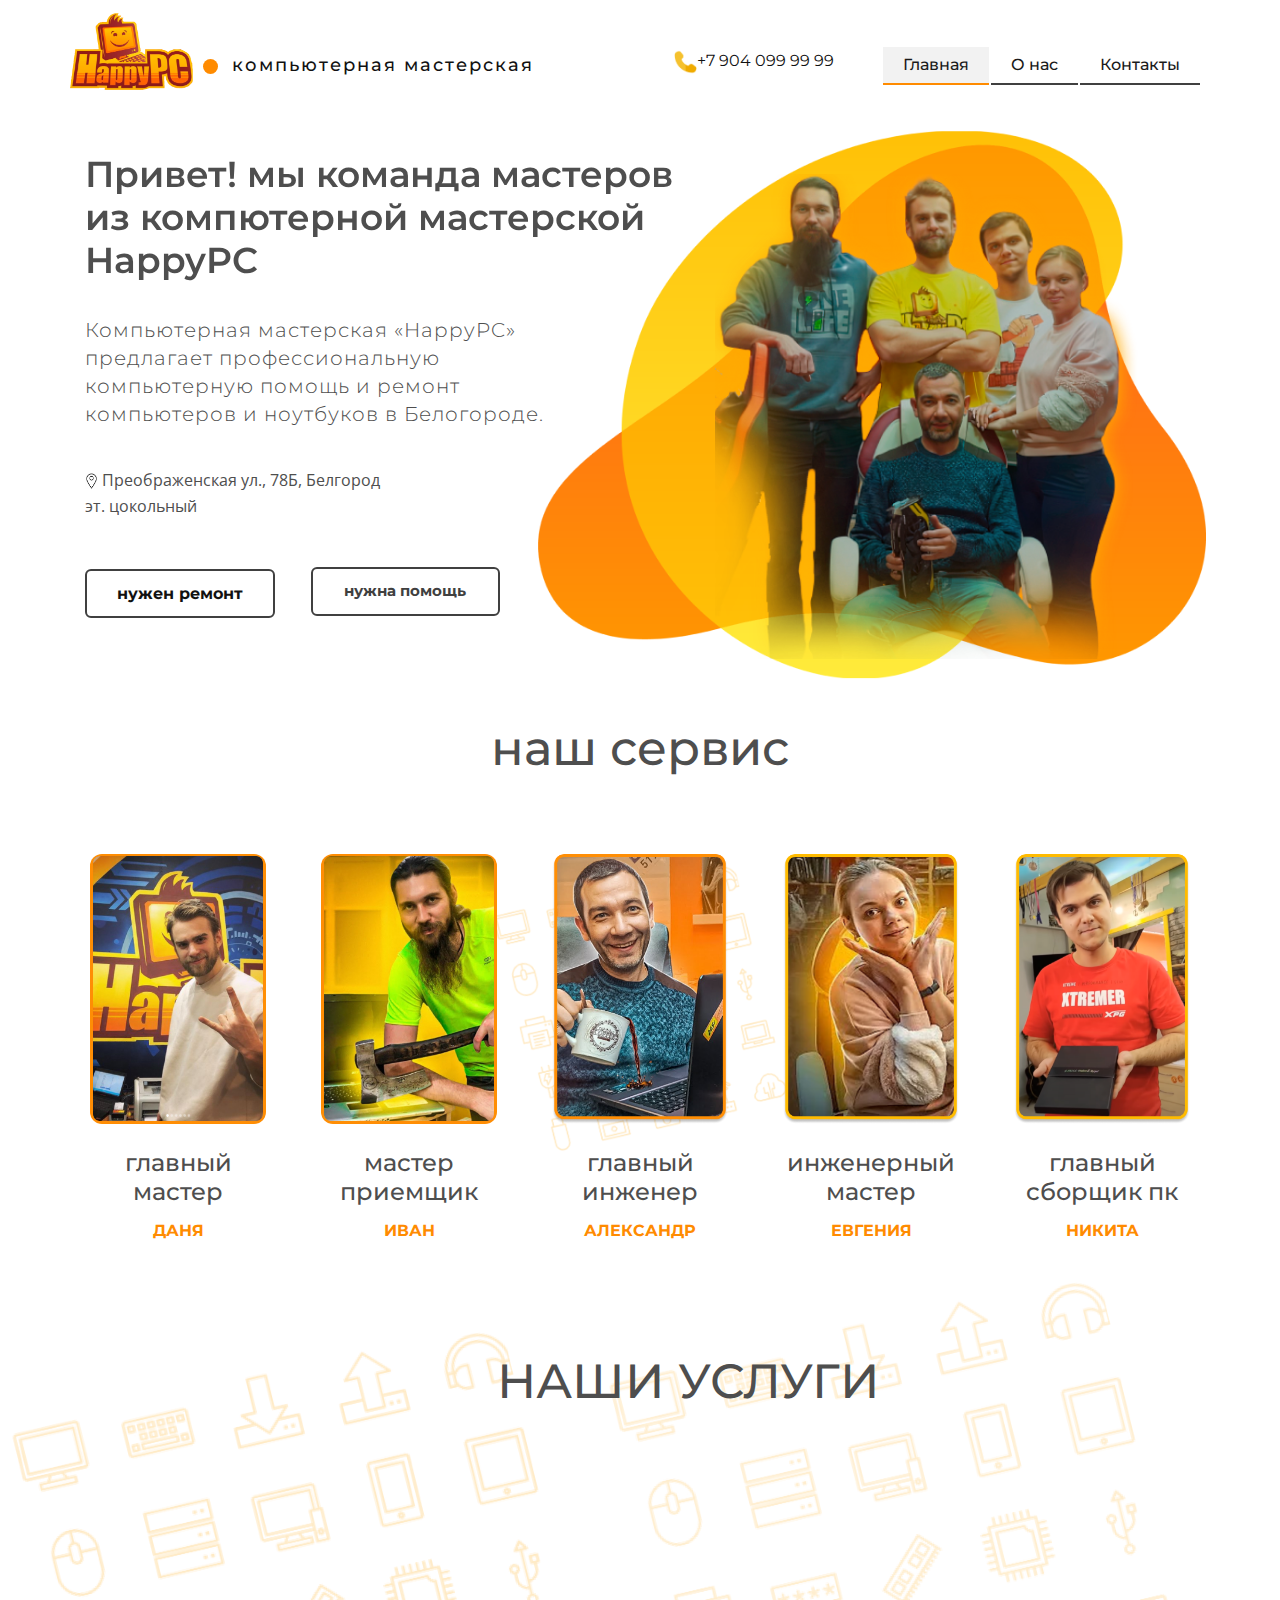
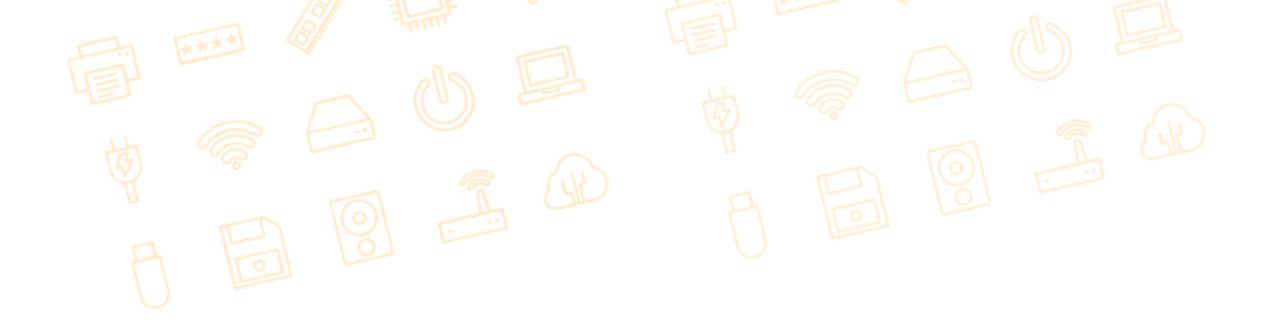
<file: index.html>
<!DOCTYPE html>
<html style="font-size: 16px;">
  <head>
    <meta name="viewport" content="width=device-width, initial-scale=1.0">
    <meta charset="utf-8">
    <meta name="keywords" content="iPhone XS and iPhone XS Max:, Everything you need to know!, What&amp;apos;s the difference between the iPhone XS and iPhone XS Max?, The Insides, The Camera, The Video, iPhone&nbsp;Xs Max, 6.5″&nbsp;display1, iPhone&nbsp;Xs, 5.8″&nbsp;display1, iPhone&nbsp;Xr, 6.1″&nbsp;display1, Exceptional materials, Advanced Face&nbsp;ID, Security is simple when your face is your password., No other phone is like iPhone, Every&nbsp;decision that goes into iPhone makes it stand apart">
    <meta name="description" content="">
    <meta name="page_type" content="np-template-header-footer-from-plugin">
    <title>Главная</title>
    <link rel="stylesheet" href="nicepage.css" media="screen">
<link rel="stylesheet" href="Главная.css" media="screen">
    <script class="u-script" type="text/javascript" src="jquery.js" defer=""></script>
    <script class="u-script" type="text/javascript" src="nicepage.js" defer=""></script>
    <meta name="generator" content="Nicepage 4.2.6, nicepage.com">
    <link rel="icon" href="images/favicon.png">
    <link id="u-theme-google-font" rel="stylesheet" href="https://fonts.googleapis.com/css?family=Roboto:100,100i,300,300i,400,400i,500,500i,700,700i,900,900i|Open+Sans:300,300i,400,400i,600,600i,700,700i,800,800i">
    <link id="u-page-google-font" rel="stylesheet" href="https://fonts.googleapis.com/css?family=Montserrat:100,100i,200,200i,300,300i,400,400i,500,500i,600,600i,700,700i,800,800i,900,900i|Montserrat:100,100i,200,200i,300,300i,400,400i,500,500i,600,600i,700,700i,800,800i,900,900i">
    
    
    
    
    
    
    <script type="application/ld+json">{
		"@context": "http://schema.org",
		"@type": "Organization",
		"name": "happypc",
		"logo": "images/happypc1.png"
}</script>
    <meta name="theme-color" content="#478ac9">
    <meta property="og:title" content="Главная">
    <meta property="og:description" content="">
    <meta property="og:type" content="website">
  </head>
  <body data-home-page="Главная.html" data-home-page-title="Главная" class="u-body u-overlap"><header class="u-clearfix u-header u-sticky u-sticky-9a5b u-white u-header" id="sec-775d"><div class="u-clearfix u-sheet u-sheet-1">
        <a href="https://nicepage.com" class="u-align-center-md u-align-center-sm u-align-center-xs u-image u-logo u-image-1" data-image-width="414" data-image-height="277">
          <img src="images/happypc1.png" class="u-logo-image u-logo-image-1">
        </a>
        <a href="https://nicepage.cc" class="u-active-none u-align-right-sm u-align-right-xs u-btn u-btn-rectangle u-button-style u-custom-font u-hover-none u-none u-radius-0 u-text-body-color u-btn-1"><span class="u-file-icon u-icon u-icon-1"><img src="images/telephone1.png" alt=""></span>+7 904 099 99 99
        </a>
        <a href="https://nicepage.com/wordpress-website-builder" class="u-btn u-button-style u-custom-font u-none u-text-body-color u-btn-2"> &nbsp;</a>
        <nav class="u-menu u-menu-dropdown u-menu-open-right u-offcanvas u-offcanvas-shift u-menu-1">
          <div class="menu-collapse u-custom-font" style="font-size: 1rem; letter-spacing: 0px; font-family: Montserrat; font-weight: 500;">
            <a class="u-button-style u-custom-active-border-color u-custom-active-color u-custom-border u-custom-border-color u-custom-borders u-custom-color u-custom-hover-border-color u-custom-hover-color u-custom-left-right-menu-spacing u-custom-padding-bottom u-custom-text-active-color u-custom-text-color u-custom-text-hover-color u-custom-top-bottom-menu-spacing u-nav-link u-text-active-palette-1-base u-text-body-alt-color u-text-hover-palette-2-base" href="#" style="font-size: calc(1em + 10px);">
              <svg viewBox="0 0 24 24"><use xmlns:xlink="http://www.w3.org/1999/xlink" xlink:href="#menu-hamburger"></use></svg>
              <svg version="1.1" xmlns="http://www.w3.org/2000/svg" xmlns:xlink="http://www.w3.org/1999/xlink"><defs><symbol id="menu-hamburger" viewBox="0 0 16 16" style="width: 16px; height: 16px;"><rect y="1" width="16" height="2"></rect><rect y="7" width="16" height="2"></rect><rect y="13" width="16" height="2"></rect>
</symbol>
</defs></svg>
            </a>
          </div>
          <div class="u-custom-menu u-nav-container">
            <ul class="u-custom-font u-nav u-spacing-2 u-unstyled u-nav-1"><li class="u-nav-item"><a class="u-active-grey-5 u-border-2 u-border-active-custom-color-1 u-border-grey-75 u-border-hover-custom-color-1 u-border-no-left u-border-no-right u-border-no-top u-button-style u-hover-grey-10 u-nav-link u-text-active-grey-90 u-text-grey-90 u-text-hover-grey-90" href="#" style="padding: 10px 20px;">Главная</a>
</li><li class="u-nav-item"><a class="u-active-grey-5 u-border-2 u-border-active-custom-color-1 u-border-grey-75 u-border-hover-custom-color-1 u-border-no-left u-border-no-right u-border-no-top u-button-style u-hover-grey-10 u-nav-link u-text-active-grey-90 u-text-grey-90 u-text-hover-grey-90" href="#" style="padding: 10px 20px;">О нас</a>
</li><li class="u-nav-item"><a class="u-active-grey-5 u-border-2 u-border-active-custom-color-1 u-border-grey-75 u-border-hover-custom-color-1 u-border-no-left u-border-no-right u-border-no-top u-button-style u-hover-grey-10 u-nav-link u-text-active-grey-90 u-text-grey-90 u-text-hover-grey-90" href="#" style="padding: 10px 20px;">Контакты</a>
</li></ul>
          </div>
          <div class="u-custom-menu u-nav-container-collapse">
            <div class="u-container-style u-custom-color-1 u-inner-container-layout u-sidenav u-sidenav-1" data-offcanvas-width="232.5">
              <div class="u-inner-container-layout u-sidenav-overflow">
                <div class="u-menu-close"></div>
                <ul class="u-align-center-lg u-align-center-xl u-align-left-md u-align-left-sm u-align-left-xs u-nav u-popupmenu-items u-unstyled u-nav-2"><li class="u-nav-item"><a class="u-button-style u-nav-link" href="#" style="padding: 8px 0px;">Главная</a>
</li><li class="u-nav-item"><a class="u-button-style u-nav-link" href="#" style="padding: 8px 0px;">О нас</a>
</li><li class="u-nav-item"><a class="u-button-style u-nav-link" href="#" style="padding: 8px 0px;">Контакты</a>
</li></ul>
              </div>
            </div>
            <div class="u-custom-color-3 u-menu-overlay u-opacity u-opacity-70"></div>
          </div>
        </nav>
        <h1 class="u-align-center-xs u-custom-font u-text u-text-body-color u-text-1"> компьютерная мастерская</h1>
        <div class="u-custom-color-1 u-shape u-shape-circle u-shape-1"></div>
      </div><style class="u-sticky-style" data-style-id="9a5b">.u-sticky-fixed.u-sticky-9a5b:before, .u-body.u-sticky-fixed .u-sticky-9a5b:before {
borders: top right bottom left !important
}</style></header>
    <section class="u-align-center-sm u-align-center-xs u-clearfix u-section-1" id="sec-cfb5">
      <div class="u-clearfix u-sheet u-sheet-1">
        <h2 class="u-custom-font u-font-montserrat u-hidden-md u-hidden-sm u-hidden-xl u-hidden-xs u-text u-text-1"> Компьютерная мастерская «HappyPC» предлагает профессиональную компьютерную помощь и ремонт компьютеров и ноутбуков в Белогороде.</h2>
        <img class="u-align-center-md u-align-center-sm u-align-center-xs u-align-right-lg u-image u-image-contain u-image-default u-image-1" src="images/31.png" alt="" data-image-width="791" data-image-height="648">
        <img class="u-align-center-md u-align-center-sm u-align-center-xs u-image u-image-default u-image-2" src="images/12.png" alt="" data-image-width="455" data-image-height="532">
        <h1 class="u-align-center-md u-align-center-sm u-align-center-xs u-align-left-lg u-align-left-xl u-custom-font u-font-montserrat u-text u-text-custom-color-2 u-text-2" data-animation-name="bounceIn" data-animation-duration="1000" data-animation-direction=""> Привет! мы команда мастеров<br>из  компютерной мастерской HappyPC&nbsp;
        </h1>
        <h2 class="u-align-center-md u-align-center-sm u-align-center-xs u-align-left-lg u-align-left-xl u-custom-font u-font-montserrat u-hidden-lg u-subtitle u-text u-text-custom-color-2 u-text-3"> Компьютерная мастерская «HappyPC» предлагает профессиональную компьютерную помощь и ремонт компьютеров и ноутбуков в Белогороде.</h2>
        <p class="u-align-center-md u-align-center-sm u-align-center-xs u-text u-text-4"><span class="u-file-icon u-icon u-icon-1"><img src="images/114-1143030_map-marker-push-pin-left-yellow-icon-png1.png" alt=""></span>
          <span class="u-text-custom-color-2">Преображенская ул., 78Б, Белгород <br>эт. цокольный
          </span>
        </p>
        <a href="https://forum.happypc.ru/" class="u-border-2 u-border-grey-75 u-border-hover-custom-color-1 u-btn u-btn-round u-button-style u-custom-font u-font-montserrat u-none u-radius-6 u-btn-1" target="_blank" title="форум">нужна помощь</a>
        <a href="#sec-2b5f" class="u-align-center-md u-align-center-sm u-align-center-xs u-border-2 u-border-grey-75 u-btn u-btn-round u-button-style u-custom-font u-dialog-link u-font-montserrat u-hover-custom-color-1 u-radius-6 u-white u-btn-2">нужен ремонт</a>
        <h2 class="u-align-left-lg u-align-left-md u-align-left-sm u-align-left-xs u-custom-font u-font-montserrat u-hidden-md u-hidden-sm u-hidden-xl u-hidden-xs u-subtitle u-text u-text-5"> Компьютерная мастерская «HappyPC» предлагает профессиональную компьютерную помощь и ремонт компьютеров и ноутбуков в Белогороде</h2>
      </div>
    </section>
    <section class="u-align-center u-clearfix u-hidden-md u-hidden-sm u-hidden-xs u-section-2" id="sec-be25">
      <div class="u-clearfix u-sheet u-sheet-1">
        <h1 class="u-align-center u-custom-font u-text u-text-custom-color-2 u-text-1"> наш сервис </h1>
        <img class="u-hidden-lg u-image u-image-contain u-image-1" src="images/computer-icons-outline_1453-105-removebg-preview2.png" data-image-width="1362" data-image-height="1357">
        <div class="u-align-center-lg u-align-center-md u-align-center-sm u-align-center-xs u-expanded-width-xl u-list u-list-1">
          <div class="u-repeater u-repeater-1">
            <div class="u-align-center u-container-style u-list-item u-repeater-item">
              <div class="u-container-layout u-similar-container u-container-layout-1">
                <img alt="" class="u-align-center-lg u-align-center-md u-align-center-sm u-align-center-xs u-hover-feature u-image u-image-round u-radius-12 u-image-2" data-image-width="292" data-image-height="450" src="images/Screenshot_352.jpg">
                <h4 class="u-align-center-xl u-custom-font u-font-montserrat u-text u-text-custom-color-2 u-text-2"> главный<br>мастер
                </h4>
                <p class="u-align-center-lg u-align-center-md u-align-center-sm u-align-center-xs u-custom-font u-text u-text-custom-color-1 u-text-default u-text-3"> Даня</p>
              </div>
            </div>
            <div class="u-align-center u-container-style u-list-item u-repeater-item">
              <div class="u-container-layout u-similar-container u-container-layout-2">
                <img alt="" class="u-align-center-lg u-align-center-md u-align-center-sm u-align-center-xs u-hover-feature u-image u-image-round u-radius-12 u-image-3" data-image-width="292" data-image-height="450" src="images/Screenshot_362.jpg">
                <h4 class="u-align-center-xl u-custom-font u-font-montserrat u-text u-text-custom-color-2 u-text-4"> мастер<br>приемщик
                </h4>
                <p class="u-align-center-lg u-align-center-md u-align-center-sm u-align-center-xs u-custom-font u-text u-text-custom-color-1 u-text-default u-text-5"> Иван</p>
              </div>
            </div>
            <div class="u-align-center u-container-style u-list-item u-repeater-item">
              <div class="u-container-layout u-similar-container u-container-layout-3">
                <img alt="" class="u-align-center-lg u-align-center-md u-align-center-sm u-align-center-xs u-hover-feature u-image u-image-round u-radius-12 u-image-4" data-image-width="300" data-image-height="458" src="images/maxresdefault2778.png">
                <h4 class="u-align-center-xl u-custom-font u-font-montserrat u-text u-text-custom-color-2 u-text-6"> главный<br>инженер
                </h4>
                <p class="u-align-center-lg u-align-center-md u-align-center-sm u-align-center-xs u-custom-font u-text u-text-custom-color-1 u-text-default u-text-7"> Александр</p>
              </div>
            </div>
            <div class="u-align-center u-container-style u-list-item u-repeater-item">
              <div class="u-container-layout u-similar-container u-container-layout-4">
                <img alt="" class="u-align-center-lg u-align-center-md u-align-center-sm u-align-center-xs u-hover-feature u-image u-image-round u-radius-12 u-image-5" data-image-width="300" data-image-height="458" src="images/Screenshot_383.png">
                <h4 class="u-align-center-xl u-custom-font u-font-montserrat u-text u-text-custom-color-2 u-text-8">инженерный<br>мастер 
                </h4>
                <p class="u-align-center-lg u-align-center-md u-align-center-sm u-align-center-xs u-custom-font u-text u-text-custom-color-1 u-text-default u-text-9"> Евгения</p>
              </div>
            </div>
            <div class="u-align-center u-container-style u-list-item u-repeater-item">
              <div class="u-container-layout u-similar-container u-container-layout-5">
                <img alt="" class="u-align-center-lg u-align-center-md u-align-center-sm u-align-center-xs u-hover-feature u-image u-image-round u-radius-12 u-image-6" data-image-width="300" data-image-height="458" src="images/Screenshot_372.png">
                <h4 class="u-align-center-xl u-custom-font u-font-montserrat u-text u-text-custom-color-2 u-text-10"> главный<br>сборщик пк
                </h4>
                <p class="u-align-center-lg u-align-center-md u-align-center-sm u-align-center-xs u-custom-font u-text u-text-custom-color-1 u-text-default u-text-11"> Никита</p>
              </div>
            </div>
          </div>
        </div>
      </div>
      
      
      
      
      
    </section>
    <section class="u-align-center u-clearfix u-hidden-lg u-hidden-xl u-white u-section-3" id="sec-20d2">
      <div class="u-clearfix u-sheet u-valign-middle-xl u-sheet-1">
        <div id="carousel-5989" data-interval="5000" data-u-ride="carousel" class="u-carousel u-expanded-width-sm u-expanded-width-xs u-slider u-slider-1">
          <ol class="u-absolute-hcenter u-carousel-indicators u-carousel-indicators-1">
            <li data-u-target="#carousel-5989" class="u-active u-grey-30 u-shape-circle" data-u-slide-to="0" style="width: 10px; height: 10px;"></li>
            <li data-u-target="#carousel-5989" class="u-grey-30 u-shape-circle" data-u-slide-to="1" style="width: 10px; height: 10px;"></li>
          </ol>
          <div class="u-carousel-inner" role="listbox">
            <div class="u-active u-align-center u-carousel-item u-container-style u-slide">
              <div class="u-container-layout u-container-layout-1">
                <img class="u-align-center u-image u-image-round u-radius-15 u-image-1" src="images/Screenshot_352.jpg" data-image-width="292" data-image-height="450">
                <p class="u-align-center u-large-text u-text u-text-variant u-text-1"> главный<br>мастер
                </p>
                <h4 class="u-align-center u-text u-text-default u-text-2">Connor Quinn<br>
                </h4>
              </div>
            </div>
            <div class="u-carousel-item u-container-style u-slide">
              <div class="u-container-layout u-container-layout-2">
                <img alt="" class="u-align-center u-image u-image-contain u-image-default u-image-2" data-image-width="292" data-image-height="450" src="images/Screenshot_362.jpg">
                <p class="u-align-center u-large-text u-text u-text-variant u-text-3"> мастер<br>приемщик
                </p>
                <h4 class="u-align-center u-text u-text-4"> Jack Alvarez<br>
                </h4>
              </div>
            </div>
          </div>
          <a class="u-absolute-vcenter-lg u-absolute-vcenter-xl u-carousel-control u-carousel-control-prev u-grey-70 u-hidden-xs u-icon-circle u-spacing-10 u-carousel-control-1" href="#carousel-5989" role="button" data-u-slide="prev">
            <span aria-hidden="true">
              <svg viewBox="0 0 451.847 451.847"><path d="M97.141,225.92c0-8.095,3.091-16.192,9.259-22.366L300.689,9.27c12.359-12.359,32.397-12.359,44.751,0
c12.354,12.354,12.354,32.388,0,44.748L173.525,225.92l171.903,171.909c12.354,12.354,12.354,32.391,0,44.744
c-12.354,12.365-32.386,12.365-44.745,0l-194.29-194.281C100.226,242.115,97.141,234.018,97.141,225.92z"></path></svg>
            </span>
            <span class="sr-only">
              <svg viewBox="0 0 451.847 451.847"><path d="M97.141,225.92c0-8.095,3.091-16.192,9.259-22.366L300.689,9.27c12.359-12.359,32.397-12.359,44.751,0
c12.354,12.354,12.354,32.388,0,44.748L173.525,225.92l171.903,171.909c12.354,12.354,12.354,32.391,0,44.744
c-12.354,12.365-32.386,12.365-44.745,0l-194.29-194.281C100.226,242.115,97.141,234.018,97.141,225.92z"></path></svg>
            </span>
          </a>
          <a class="u-absolute-vcenter-xl u-carousel-control u-carousel-control-next u-grey-70 u-hidden-xs u-icon-circle u-spacing-10 u-carousel-control-2" href="#carousel-5989" role="button" data-u-slide="next">
            <span aria-hidden="true">
              <svg viewBox="0 0 451.846 451.847"><path d="M345.441,248.292L151.154,442.573c-12.359,12.365-32.397,12.365-44.75,0c-12.354-12.354-12.354-32.391,0-44.744
L278.318,225.92L106.409,54.017c-12.354-12.359-12.354-32.394,0-44.748c12.354-12.359,32.391-12.359,44.75,0l194.287,194.284
c6.177,6.18,9.262,14.271,9.262,22.366C354.708,234.018,351.617,242.115,345.441,248.292z"></path></svg>
            </span>
            <span class="sr-only">
              <svg viewBox="0 0 451.846 451.847"><path d="M345.441,248.292L151.154,442.573c-12.359,12.365-32.397,12.365-44.75,0c-12.354-12.354-12.354-32.391,0-44.744
L278.318,225.92L106.409,54.017c-12.354-12.359-12.354-32.394,0-44.748c12.354-12.359,32.391-12.359,44.75,0l194.287,194.284
c6.177,6.18,9.262,14.271,9.262,22.366C354.708,234.018,351.617,242.115,345.441,248.292z"></path></svg>
            </span>
          </a>
        </div>
      </div>
    </section>
    <section class="u-clearfix u-section-4" id="sec-5aa1">
      <div class="u-clearfix u-sheet u-sheet-1">
        <img class="u-image u-image-default u-opacity u-opacity-90 u-image-1" src="images/computer-icons-outline_1453-105-removebg-preview21.png" alt="" data-image-width="1362" data-image-height="1357">
        <img class="u-image u-image-default u-opacity u-opacity-75 u-image-2" src="images/computer-icons-outline_1453-105-removebg-preview21.png" alt="" data-image-width="1362" data-image-height="1357">
        <h1 class="u-align-center u-custom-font u-font-montserrat u-text u-text-custom-color-2 u-text-1">НАШИ УСЛУГИ&nbsp;</h1><span class="u-icon u-icon-rectangle u-icon-1" data-animation-name="zoomIn" data-animation-duration="1000" data-animation-direction=""><svg class="u-svg-link u-flip-vertical" preserveAspectRatio="xMidYMin slice" viewBox="0 0 1100 950" style=""><use xmlns:xlink="http://www.w3.org/1999/xlink" xlink:href="#svg-c09c"></use></svg><svg class="u-svg-content" viewBox="0 0 1100 950" id="svg-c09c"><defs><style>.cls-1{fill:url(#ÐÐµÐ·ÑÐ¼ÑÐ½Ð½ÑÐ¹_Ð³ÑÐ°Ð´Ð¸ÐµÐ½Ñ_46);}</style><linearGradient id="ÐÐµÐ·ÑÐ¼ÑÐ½Ð½ÑÐ¹_Ð³ÑÐ°Ð´Ð¸ÐµÐ½Ñ_46" x1="27.87" y1="475" x2="1100.42" y2="475" gradientUnits="userSpaceOnUse"><stop offset="0" stop-color="#ff9800"></stop><stop offset="1" stop-color="#ff5722"></stop>
</linearGradient>
</defs><title></title><g id="Ð¡Ð»Ð¾Ð¹_2"><g id="Layer_2"><path class="cls-1" d="M594,118.35C466.71-31.45,214.37-80.23,175.38,221.7,159.91,341.42,132.47,431.46,70,518.78-102.09,759.59,72.15,990.45,278.6,944c174.73-39.31,272.87-134.71,520.73-60.39,129.55,38.84,266.92,32.92,296.25-109.16,32.62-158-121.9-234.57-248.07-339.08C685.51,301.17,703.25,246.86,594,118.35Z"></path>
</g>
</g></svg></span><span class="u-icon u-icon-circle u-icon-2" data-animation-name="zoomIn" data-animation-duration="1000" data-animation-direction=""><svg class="u-svg-link" preserveAspectRatio="xMidYMin slice" viewBox="0 0 1100 950" style=""><use xmlns:xlink="http://www.w3.org/1999/xlink" xlink:href="#svg-b413"></use></svg><svg class="u-svg-content" viewBox="0 0 1100 950" id="svg-b413"><defs><style>.cls-1{fill:url(#ÐÐµÐ·ÑÐ¼ÑÐ½Ð½ÑÐ¹_Ð³ÑÐ°Ð´Ð¸ÐµÐ½Ñ_46);}</style><linearGradient id="ÐÐµÐ·ÑÐ¼ÑÐ½Ð½ÑÐ¹_Ð³ÑÐ°Ð´Ð¸ÐµÐ½Ñ_46" x1="27.87" y1="475" x2="1100.42" y2="475" gradientUnits="userSpaceOnUse"><stop offset="0" stop-color="#ff9800"></stop><stop offset="1" stop-color="#ff5722"></stop>
</linearGradient>
</defs><title></title><g id="Ð¡Ð»Ð¾Ð¹_2"><g id="Layer_2"><path class="cls-1" d="M594,118.35C466.71-31.45,214.37-80.23,175.38,221.7,159.91,341.42,132.47,431.46,70,518.78-102.09,759.59,72.15,990.45,278.6,944c174.73-39.31,272.87-134.71,520.73-60.39,129.55,38.84,266.92,32.92,296.25-109.16,32.62-158-121.9-234.57-248.07-339.08C685.51,301.17,703.25,246.86,594,118.35Z"></path>
</g>
</g></svg></span>
        <h6 class="u-text u-text-2"></h6><span class="u-hover-feature u-icon u-icon-circle u-icon-3" data-animation-name="zoomIn" data-animation-duration="1000" data-animation-direction=""><svg class="u-svg-link" preserveAspectRatio="xMidYMin slice" viewBox="0 0 1100 950" style=""><use xmlns:xlink="http://www.w3.org/1999/xlink" xlink:href="#svg-2785"></use></svg><svg class="u-svg-content" viewBox="0 0 1100 950" id="svg-2785"><defs><style>.cls-1{fill:url(#ÐÐµÐ·ÑÐ¼ÑÐ½Ð½ÑÐ¹_Ð³ÑÐ°Ð´Ð¸ÐµÐ½Ñ_46);}</style><linearGradient id="ÐÐµÐ·ÑÐ¼ÑÐ½Ð½ÑÐ¹_Ð³ÑÐ°Ð´Ð¸ÐµÐ½Ñ_46" x1="27.87" y1="475" x2="1100.42" y2="475" gradientUnits="userSpaceOnUse"><stop offset="0" stop-color="#ff9800"></stop><stop offset="1" stop-color="#ff5722"></stop>
</linearGradient>
</defs><title></title><g id="Ð¡Ð»Ð¾Ð¹_2"><g id="Layer_2"><path class="cls-1" d="M594,118.35C466.71-31.45,214.37-80.23,175.38,221.7,159.91,341.42,132.47,431.46,70,518.78-102.09,759.59,72.15,990.45,278.6,944c174.73-39.31,272.87-134.71,520.73-60.39,129.55,38.84,266.92,32.92,296.25-109.16,32.62-158-121.9-234.57-248.07-339.08C685.51,301.17,703.25,246.86,594,118.35Z"></path>
</g>
</g></svg></span>
        <img class="u-image u-image-default u-preserve-proportions u-image-3" src="images/img_4853091.png" alt="" data-image-width="163" data-image-height="164" data-animation-name="zoomIn" data-animation-duration="1000" data-animation-direction="">
        <p class="u-text u-text-3" data-animation-name="zoomIn" data-animation-duration="1000" data-animation-direction="Down"> сложный <br>технический<br>ремонт<span style="font-weight: 700;">
            <span style="font-weight: 400;">
              <span style="font-weight: 700;">
                <span style="font-weight: 400;"></span>
              </span>
            </span>
          </span>&nbsp;
        </p><span class="u-icon u-icon-circle u-opacity u-opacity-0 u-icon-4"><svg class="u-svg-link" preserveAspectRatio="xMidYMin slice" viewBox="0 0 1100 950" style=""><use xmlns:xlink="http://www.w3.org/1999/xlink" xlink:href="#svg-d6b3"></use></svg><svg class="u-svg-content" viewBox="0 0 1100 950" id="svg-d6b3"><defs><style>.cls-1{fill:url(#ÐÐµÐ·ÑÐ¼ÑÐ½Ð½ÑÐ¹_Ð³ÑÐ°Ð´Ð¸ÐµÐ½Ñ_5);}</style><linearGradient id="ÐÐµÐ·ÑÐ¼ÑÐ½Ð½ÑÐ¹_Ð³ÑÐ°Ð´Ð¸ÐµÐ½Ñ_5" y1="475" x2="1100" y2="475" gradientUnits="userSpaceOnUse"><stop offset="0" stop-color="#ffd30e"></stop><stop offset="1" stop-color="#ffad00"></stop>
</linearGradient>
</defs><title></title><g id="Ð¡Ð»Ð¾Ð¹_2"><g id="Layer_2"><path class="cls-1" d="M594,118.35C466.71-31.45,214.37-80.23,175.38,221.7,159.91,341.42,132.47,431.46,70,518.78-102.09,759.59,72.15,990.45,278.6,944c174.73-39.31,272.87-134.71,520.73-60.39,129.55,38.84,266.92,32.92,296.25-109.16,32.62-158-121.9-234.57-248.07-339.08C685.51,301.17,703.25,246.86,594,118.35Z"></path>
</g>
</g></svg></span>
        <img class="u-image u-image-default u-preserve-proportions u-image-4" src="images/1302581.png" alt="" data-image-width="163" data-image-height="164" data-animation-name="zoomIn" data-animation-duration="1000" data-animation-direction=""><span class="u-icon u-icon-circle u-icon-5" data-animation-name="zoomIn" data-animation-duration="1000" data-animation-direction=""><svg class="u-svg-link" preserveAspectRatio="xMidYMin slice" viewBox="0 0 108 109" style=""><use xmlns:xlink="http://www.w3.org/1999/xlink" xlink:href="#svg-6850"></use></svg><svg class="u-svg-content" viewBox="0 0 108 109" id="svg-6850"><rect width="108" height="109" fill="url(#pattern0)"></rect><defs><pattern id="pattern0" patternContentUnits="objectBoundingBox" width="1" height="1"><use xmlns:xlink="http://www.w3.org/1999/xlink" xlink:href="#image0_63_59" transform="translate(-0.00462963) scale(0.00197121)"></use>
</pattern><image id="image0_63_59" width="512" height="512" xmlns:xlink="http://www.w3.org/1999/xlink" xlink:href="[data-uri]"></image>
</defs></svg></span>
        <p class="u-text u-text-4" data-animation-name="zoomIn" data-animation-duration="1000" data-animation-direction="Down">
          <span style="font-weight: 700;">диагностика <br>профилактика<br>пк и ноутбуков
          </span>
        </p>
        <p class="u-text u-text-5" data-animation-name="zoomIn" data-animation-duration="1000" data-animation-direction=""> сборка настройкаи отимизация пк и ноутбуков</p>
      </div>
      
    </section>
    <style class="u-overlap-style">.u-overlap:not(.u-sticky-scroll) .u-header {
background-color: #ffffff !important
}</style>
    
    
    
    
  <section class="u-align-center u-black u-clearfix u-container-style u-dialog-block u-opacity u-opacity-70 u-valign-middle u-section-7" id="sec-2b5f">
      <div class="u-align-center u-container-style u-custom-color-1 u-dialog u-radius-12 u-shape-round u-dialog-1">
        <div class="u-container-layout u-container-layout-1">
          <img class="u-image u-image-default u-image-1" src="images/happypc1.png" alt="" data-image-width="414" data-image-height="277">
          <h2 class="u-custom-font u-text u-text-1">Пиши скорее<br>мы поможем
          </h2>
          <div class="u-expanded-width-xs u-form u-form-1">
            <form action="#" method="POST" class="u-clearfix u-form-spacing-28 u-form-vertical u-inner-form" style="padding: 0px;" source="custom" name="form">
              <div class="u-form-group u-form-phone u-form-group-1">
                <label for="phone-2a85" class="u-form-control-hidden u-label u-text-grey-30 u-label-1"></label>
                <input type="tel" pattern="\+?\d{0,3}[\s\(\-]?([0-9]{2,3})[\s\)\-]?([\s\-]?)([0-9]{3})[\s\-]?([0-9]{2})[\s\-]?([0-9]{2})" placeholder="Телефон в формате +7(917)0500070" id="phone-2a85" name="phone" class="u-border-1 u-border-grey-30 u-custom-color-3 u-input u-input-rectangle" required="">
              </div>
              <div class="u-align-center u-form-group u-form-submit u-form-group-2">
                <a href="#" class="u-border-1 u-border-grey-75 u-border-hover-white u-btn u-btn-round u-btn-submit u-button-style u-none u-radius-7 u-btn-1">отправить<br>
                </a>
                <input type="submit" value="submit" class="u-form-control-hidden">
              </div>
              <div class="u-form-send-message u-form-send-success"> Thank you! Your message has been sent. </div>
              <div class="u-form-send-error u-form-send-message"> Unable to send your message. Please fix errors then try again. </div>
              <input type="hidden" value="" name="recaptchaResponse">
            </form>
          </div>
        </div><button class="u-dialog-close-button u-icon u-text-grey-50 u-icon-1"><svg class="u-svg-link" preserveAspectRatio="xMidYMin slice" viewBox="0 0 413.348 413.348" style=""><use xmlns:xlink="http://www.w3.org/1999/xlink" xlink:href="#svg-5801"></use></svg><svg xmlns="http://www.w3.org/2000/svg" xmlns:xlink="http://www.w3.org/1999/xlink" version="1.1" xml:space="preserve" class="u-svg-content" viewBox="0 0 413.348 413.348" id="svg-5801"><path d="m413.348 24.354-24.354-24.354-182.32 182.32-182.32-182.32-24.354 24.354 182.32 182.32-182.32 182.32 24.354 24.354 182.32-182.32 182.32 182.32 24.354-24.354-182.32-182.32z"></path></svg></button>
      </div>
    </section><style> .u-section-7 {
  min-height: 826px;
}

.u-section-7 .u-dialog-1 {
  width: 566px;
  min-height: 520px;
  background-image: none;
  margin: 60px auto;
}

.u-section-7 .u-container-layout-1 {
  padding: 40px 30px;
}

.u-section-7 .u-image-1 {
  width: 253px;
  height: 169px;
  margin: 20px auto 0;
}

.u-section-7 .u-text-1 {
  font-size: 1.875rem;
  letter-spacing: 2px;
  width: 381px;
  font-family: Montserrat;
  text-transform: none;
  margin: 20px auto 0;
}

.u-section-7 .u-form-1 {
  height: 104px;
  width: 400px;
  margin: 19px auto 0;
}

.u-section-7 .u-form-group-1 {
  width: 100%;
}

.u-section-7 .u-label-1 {
  font-size: 1rem;
}

.u-section-7 .u-form-group-2 {
  width: 100%;
}

.u-section-7 .u-btn-1 {
  background-image: none;
  border-style: solid;
  text-transform: none;
  width: 100%;
}

.u-section-7 .u-icon-1 {
  width: 15px;
  height: 15px;
  left: auto;
  top: 17px;
  position: absolute;
  right: 16px;
}

@media (max-width: 1199px) {
  .u-section-7 .u-text-1 {
    width: 381px;
  }

  .u-section-7 .u-btn-1 {
    padding-left: 60px;
    padding-right: 60px;
  }
}

@media (max-width: 991px) {
  .u-section-7 .u-container-layout-1 {
    padding-bottom: 30px;
  }
}

@media (max-width: 767px) {
  .u-section-7 .u-dialog-1 {
    width: 540px;
  }

  .u-section-7 .u-container-layout-1 {
    padding-top: 30px;
    padding-left: 40px;
    padding-right: 40px;
  }
}

@media (max-width: 575px) {
  .u-section-7 .u-dialog-1 {
    width: 340px;
    height: auto;
  }

  .u-section-7 .u-container-layout-1 {
    padding-top: 40px;
    padding-left: 25px;
    padding-right: 25px;
  }

  .u-section-7 .u-text-1 {
    font-size: 2.125rem;
    width: 320px;
  }

  .u-section-7 .u-form-1 {
    height: 152px;
    margin-right: initial;
    margin-left: initial;
    width: auto;
  }
}</style></body>
</html>
</file>
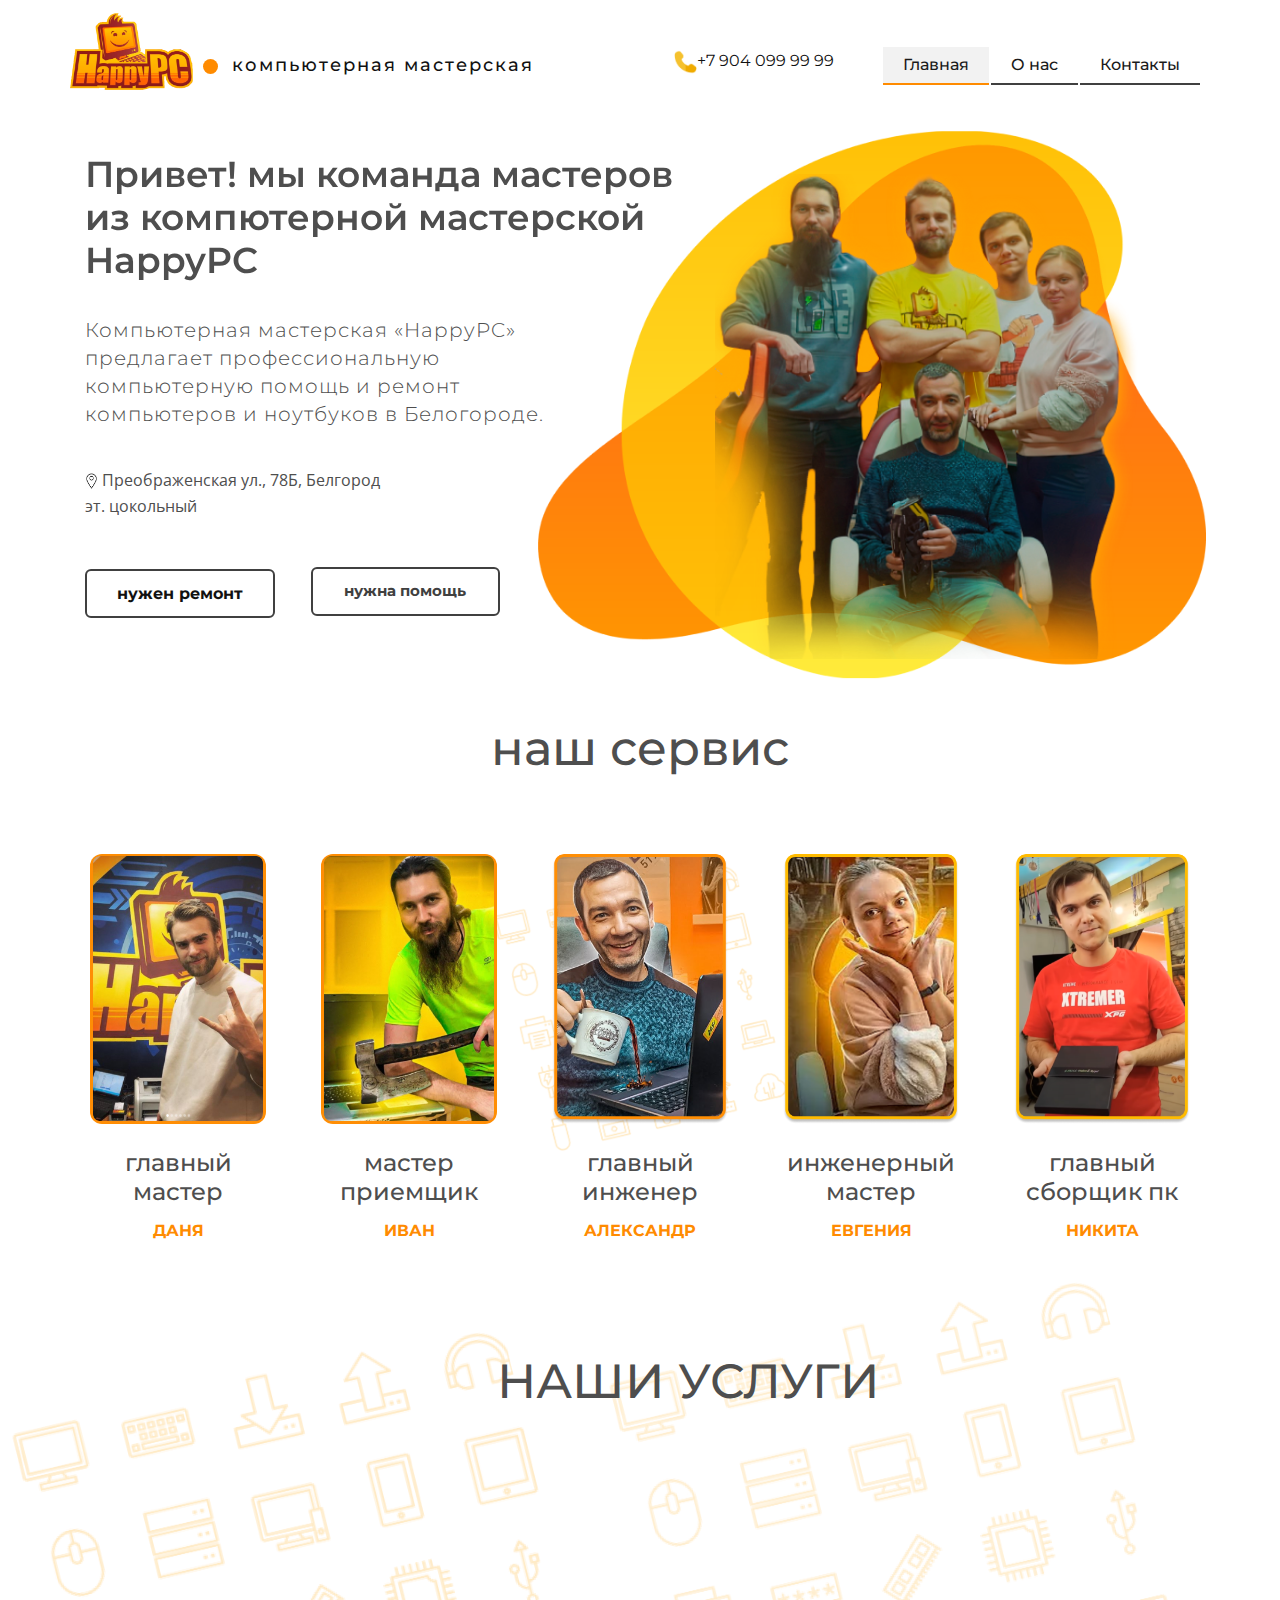
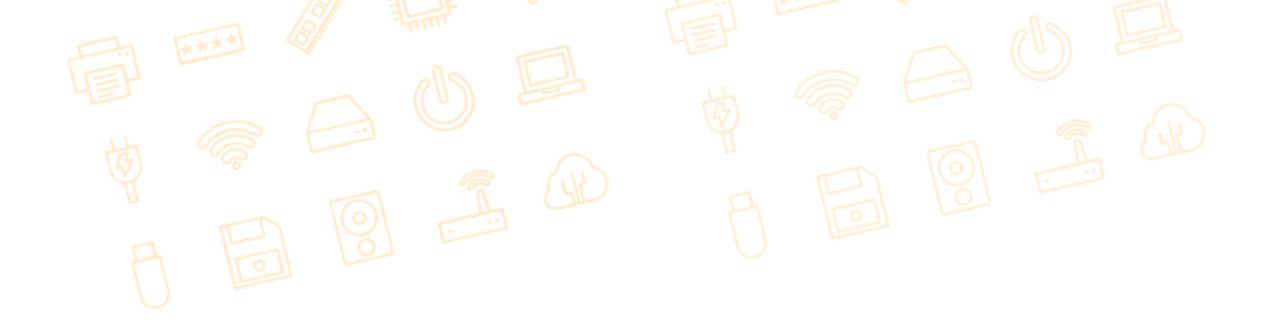
<file: Главная.html>
<!DOCTYPE html>
<html style="font-size: 16px;">
  <head>
    <meta name="viewport" content="width=device-width, initial-scale=1.0">
    <meta charset="utf-8">
    <meta name="keywords" content="iPhone XS and iPhone XS Max:, Everything you need to know!, What&amp;apos;s the difference between the iPhone XS and iPhone XS Max?, The Insides, The Camera, The Video, iPhone&nbsp;Xs Max, 6.5″&nbsp;display1, iPhone&nbsp;Xs, 5.8″&nbsp;display1, iPhone&nbsp;Xr, 6.1″&nbsp;display1, Exceptional materials, Advanced Face&nbsp;ID, Security is simple when your face is your password., No other phone is like iPhone, Every&nbsp;decision that goes into iPhone makes it stand apart">
    <meta name="description" content="">
    <meta name="page_type" content="np-template-header-footer-from-plugin">
    <title>Главная</title>
    <link rel="stylesheet" href="nicepage.css" media="screen">
<link rel="stylesheet" href="Главная.css" media="screen">
    <script class="u-script" type="text/javascript" src="jquery.js" defer=""></script>
    <script class="u-script" type="text/javascript" src="nicepage.js" defer=""></script>
    <meta name="generator" content="Nicepage 4.2.6, nicepage.com">
    <link rel="icon" href="images/favicon.png">
    <link id="u-theme-google-font" rel="stylesheet" href="https://fonts.googleapis.com/css?family=Roboto:100,100i,300,300i,400,400i,500,500i,700,700i,900,900i|Open+Sans:300,300i,400,400i,600,600i,700,700i,800,800i">
    <link id="u-page-google-font" rel="stylesheet" href="https://fonts.googleapis.com/css?family=Montserrat:100,100i,200,200i,300,300i,400,400i,500,500i,600,600i,700,700i,800,800i,900,900i|Montserrat:100,100i,200,200i,300,300i,400,400i,500,500i,600,600i,700,700i,800,800i,900,900i">
    
    
    
    
    
    
    <script type="application/ld+json">{
		"@context": "http://schema.org",
		"@type": "Organization",
		"name": "happypc",
		"logo": "images/happypc1.png"
}</script>
    <meta name="theme-color" content="#478ac9">
    <meta property="og:title" content="Главная">
    <meta property="og:description" content="">
    <meta property="og:type" content="website">
  </head>
  <body class="u-body u-overlap"><header class="u-clearfix u-header u-sticky u-sticky-9a5b u-white u-header" id="sec-775d"><div class="u-clearfix u-sheet u-sheet-1">
        <a href="https://nicepage.com" class="u-align-center-md u-align-center-sm u-align-center-xs u-image u-logo u-image-1" data-image-width="414" data-image-height="277">
          <img src="images/happypc1.png" class="u-logo-image u-logo-image-1">
        </a>
        <a href="https://nicepage.cc" class="u-active-none u-align-right-sm u-align-right-xs u-btn u-btn-rectangle u-button-style u-custom-font u-hover-none u-none u-radius-0 u-text-body-color u-btn-1"><span class="u-file-icon u-icon u-icon-1"><img src="images/telephone1.png" alt=""></span>+7 904 099 99 99
        </a>
        <a href="https://nicepage.com/wordpress-website-builder" class="u-btn u-button-style u-custom-font u-none u-text-body-color u-btn-2"> &nbsp;</a>
        <nav class="u-menu u-menu-dropdown u-menu-open-right u-offcanvas u-offcanvas-shift u-menu-1">
          <div class="menu-collapse u-custom-font" style="font-size: 1rem; letter-spacing: 0px; font-family: Montserrat; font-weight: 500;">
            <a class="u-button-style u-custom-active-border-color u-custom-active-color u-custom-border u-custom-border-color u-custom-borders u-custom-color u-custom-hover-border-color u-custom-hover-color u-custom-left-right-menu-spacing u-custom-padding-bottom u-custom-text-active-color u-custom-text-color u-custom-text-hover-color u-custom-top-bottom-menu-spacing u-nav-link u-text-active-palette-1-base u-text-body-alt-color u-text-hover-palette-2-base" href="#" style="font-size: calc(1em + 10px);">
              <svg viewBox="0 0 24 24"><use xmlns:xlink="http://www.w3.org/1999/xlink" xlink:href="#menu-hamburger"></use></svg>
              <svg version="1.1" xmlns="http://www.w3.org/2000/svg" xmlns:xlink="http://www.w3.org/1999/xlink"><defs><symbol id="menu-hamburger" viewBox="0 0 16 16" style="width: 16px; height: 16px;"><rect y="1" width="16" height="2"></rect><rect y="7" width="16" height="2"></rect><rect y="13" width="16" height="2"></rect>
</symbol>
</defs></svg>
            </a>
          </div>
          <div class="u-custom-menu u-nav-container">
            <ul class="u-custom-font u-nav u-spacing-2 u-unstyled u-nav-1"><li class="u-nav-item"><a class="u-active-grey-5 u-border-2 u-border-active-custom-color-1 u-border-grey-75 u-border-hover-custom-color-1 u-border-no-left u-border-no-right u-border-no-top u-button-style u-hover-grey-10 u-nav-link u-text-active-grey-90 u-text-grey-90 u-text-hover-grey-90" href="#" style="padding: 10px 20px;">Главная</a>
</li><li class="u-nav-item"><a class="u-active-grey-5 u-border-2 u-border-active-custom-color-1 u-border-grey-75 u-border-hover-custom-color-1 u-border-no-left u-border-no-right u-border-no-top u-button-style u-hover-grey-10 u-nav-link u-text-active-grey-90 u-text-grey-90 u-text-hover-grey-90" href="#" style="padding: 10px 20px;">О нас</a>
</li><li class="u-nav-item"><a class="u-active-grey-5 u-border-2 u-border-active-custom-color-1 u-border-grey-75 u-border-hover-custom-color-1 u-border-no-left u-border-no-right u-border-no-top u-button-style u-hover-grey-10 u-nav-link u-text-active-grey-90 u-text-grey-90 u-text-hover-grey-90" href="#" style="padding: 10px 20px;">Контакты</a>
</li></ul>
          </div>
          <div class="u-custom-menu u-nav-container-collapse">
            <div class="u-container-style u-custom-color-1 u-inner-container-layout u-sidenav u-sidenav-1" data-offcanvas-width="232.5">
              <div class="u-inner-container-layout u-sidenav-overflow">
                <div class="u-menu-close"></div>
                <ul class="u-align-center-lg u-align-center-xl u-align-left-md u-align-left-sm u-align-left-xs u-nav u-popupmenu-items u-unstyled u-nav-2"><li class="u-nav-item"><a class="u-button-style u-nav-link" href="#" style="padding: 8px 0px;">Главная</a>
</li><li class="u-nav-item"><a class="u-button-style u-nav-link" href="#" style="padding: 8px 0px;">О нас</a>
</li><li class="u-nav-item"><a class="u-button-style u-nav-link" href="#" style="padding: 8px 0px;">Контакты</a>
</li></ul>
              </div>
            </div>
            <div class="u-custom-color-3 u-menu-overlay u-opacity u-opacity-70"></div>
          </div>
        </nav>
        <h1 class="u-align-center-xs u-custom-font u-text u-text-body-color u-text-1"> компьютерная мастерская</h1>
        <div class="u-custom-color-1 u-shape u-shape-circle u-shape-1"></div>
      </div><style class="u-sticky-style" data-style-id="9a5b">.u-sticky-fixed.u-sticky-9a5b:before, .u-body.u-sticky-fixed .u-sticky-9a5b:before {
borders: top right bottom left !important
}</style></header>
    <section class="u-align-center-sm u-align-center-xs u-clearfix u-section-1" id="sec-cfb5">
      <div class="u-clearfix u-sheet u-sheet-1">
        <h2 class="u-custom-font u-font-montserrat u-hidden-md u-hidden-sm u-hidden-xl u-hidden-xs u-text u-text-1"> Компьютерная мастерская «HappyPC» предлагает профессиональную компьютерную помощь и ремонт компьютеров и ноутбуков в Белогороде.</h2>
        <img class="u-align-center-md u-align-center-sm u-align-center-xs u-align-right-lg u-image u-image-contain u-image-default u-image-1" src="images/31.png" alt="" data-image-width="791" data-image-height="648">
        <img class="u-align-center-md u-align-center-sm u-align-center-xs u-image u-image-default u-image-2" src="images/12.png" alt="" data-image-width="455" data-image-height="532">
        <h1 class="u-align-center-md u-align-center-sm u-align-center-xs u-align-left-lg u-align-left-xl u-custom-font u-font-montserrat u-text u-text-custom-color-2 u-text-2" data-animation-name="bounceIn" data-animation-duration="1000" data-animation-direction=""> Привет! мы команда мастеров<br>из  компютерной мастерской HappyPC&nbsp;
        </h1>
        <h2 class="u-align-center-md u-align-center-sm u-align-center-xs u-align-left-lg u-align-left-xl u-custom-font u-font-montserrat u-hidden-lg u-subtitle u-text u-text-custom-color-2 u-text-3"> Компьютерная мастерская «HappyPC» предлагает профессиональную компьютерную помощь и ремонт компьютеров и ноутбуков в Белогороде.</h2>
        <p class="u-align-center-md u-align-center-sm u-align-center-xs u-text u-text-4"><span class="u-file-icon u-icon u-icon-1"><img src="images/114-1143030_map-marker-push-pin-left-yellow-icon-png1.png" alt=""></span>
          <span class="u-text-custom-color-2">Преображенская ул., 78Б, Белгород <br>эт. цокольный
          </span>
        </p>
        <a href="https://forum.happypc.ru/" class="u-border-2 u-border-grey-75 u-border-hover-custom-color-1 u-btn u-btn-round u-button-style u-custom-font u-font-montserrat u-none u-radius-6 u-btn-1" target="_blank" title="форум">нужна помощь</a>
        <a href="#sec-2b5f" class="u-align-center-md u-align-center-sm u-align-center-xs u-border-2 u-border-grey-75 u-btn u-btn-round u-button-style u-custom-font u-dialog-link u-font-montserrat u-hover-custom-color-1 u-radius-6 u-white u-btn-2">нужен ремонт</a>
        <h2 class="u-align-left-lg u-align-left-md u-align-left-sm u-align-left-xs u-custom-font u-font-montserrat u-hidden-md u-hidden-sm u-hidden-xl u-hidden-xs u-subtitle u-text u-text-5"> Компьютерная мастерская «HappyPC» предлагает профессиональную компьютерную помощь и ремонт компьютеров и ноутбуков в Белогороде</h2>
      </div>
    </section>
    <section class="u-align-center u-clearfix u-hidden-md u-hidden-sm u-hidden-xs u-section-2" id="sec-be25">
      <div class="u-clearfix u-sheet u-sheet-1">
        <h1 class="u-align-center u-custom-font u-text u-text-custom-color-2 u-text-1"> наш сервис </h1>
        <img class="u-hidden-lg u-image u-image-contain u-image-1" src="images/computer-icons-outline_1453-105-removebg-preview2.png" data-image-width="1362" data-image-height="1357">
        <div class="u-align-center-lg u-align-center-md u-align-center-sm u-align-center-xs u-expanded-width-xl u-list u-list-1">
          <div class="u-repeater u-repeater-1">
            <div class="u-align-center u-container-style u-list-item u-repeater-item">
              <div class="u-container-layout u-similar-container u-container-layout-1">
                <img alt="" class="u-align-center-lg u-align-center-md u-align-center-sm u-align-center-xs u-hover-feature u-image u-image-round u-radius-12 u-image-2" data-image-width="292" data-image-height="450" src="images/Screenshot_352.jpg">
                <h4 class="u-align-center-xl u-custom-font u-font-montserrat u-text u-text-custom-color-2 u-text-2"> главный<br>мастер
                </h4>
                <p class="u-align-center-lg u-align-center-md u-align-center-sm u-align-center-xs u-custom-font u-text u-text-custom-color-1 u-text-default u-text-3"> Даня</p>
              </div>
            </div>
            <div class="u-align-center u-container-style u-list-item u-repeater-item">
              <div class="u-container-layout u-similar-container u-container-layout-2">
                <img alt="" class="u-align-center-lg u-align-center-md u-align-center-sm u-align-center-xs u-hover-feature u-image u-image-round u-radius-12 u-image-3" data-image-width="292" data-image-height="450" src="images/Screenshot_362.jpg">
                <h4 class="u-align-center-xl u-custom-font u-font-montserrat u-text u-text-custom-color-2 u-text-4"> мастер<br>приемщик
                </h4>
                <p class="u-align-center-lg u-align-center-md u-align-center-sm u-align-center-xs u-custom-font u-text u-text-custom-color-1 u-text-default u-text-5"> Иван</p>
              </div>
            </div>
            <div class="u-align-center u-container-style u-list-item u-repeater-item">
              <div class="u-container-layout u-similar-container u-container-layout-3">
                <img alt="" class="u-align-center-lg u-align-center-md u-align-center-sm u-align-center-xs u-hover-feature u-image u-image-round u-radius-12 u-image-4" data-image-width="300" data-image-height="458" src="images/maxresdefault2778.png">
                <h4 class="u-align-center-xl u-custom-font u-font-montserrat u-text u-text-custom-color-2 u-text-6"> главный<br>инженер
                </h4>
                <p class="u-align-center-lg u-align-center-md u-align-center-sm u-align-center-xs u-custom-font u-text u-text-custom-color-1 u-text-default u-text-7"> Александр</p>
              </div>
            </div>
            <div class="u-align-center u-container-style u-list-item u-repeater-item">
              <div class="u-container-layout u-similar-container u-container-layout-4">
                <img alt="" class="u-align-center-lg u-align-center-md u-align-center-sm u-align-center-xs u-hover-feature u-image u-image-round u-radius-12 u-image-5" data-image-width="300" data-image-height="458" src="images/Screenshot_383.png">
                <h4 class="u-align-center-xl u-custom-font u-font-montserrat u-text u-text-custom-color-2 u-text-8">инженерный<br>мастер 
                </h4>
                <p class="u-align-center-lg u-align-center-md u-align-center-sm u-align-center-xs u-custom-font u-text u-text-custom-color-1 u-text-default u-text-9"> Евгения</p>
              </div>
            </div>
            <div class="u-align-center u-container-style u-list-item u-repeater-item">
              <div class="u-container-layout u-similar-container u-container-layout-5">
                <img alt="" class="u-align-center-lg u-align-center-md u-align-center-sm u-align-center-xs u-hover-feature u-image u-image-round u-radius-12 u-image-6" data-image-width="300" data-image-height="458" src="images/Screenshot_372.png">
                <h4 class="u-align-center-xl u-custom-font u-font-montserrat u-text u-text-custom-color-2 u-text-10"> главный<br>сборщик пк
                </h4>
                <p class="u-align-center-lg u-align-center-md u-align-center-sm u-align-center-xs u-custom-font u-text u-text-custom-color-1 u-text-default u-text-11"> Никита</p>
              </div>
            </div>
          </div>
        </div>
      </div>
      
      
      
      
      
    </section>
    <section class="u-align-center u-clearfix u-hidden-lg u-hidden-xl u-white u-section-3" id="sec-20d2">
      <div class="u-clearfix u-sheet u-valign-middle-xl u-sheet-1">
        <div id="carousel-5989" data-interval="5000" data-u-ride="carousel" class="u-carousel u-expanded-width-sm u-expanded-width-xs u-slider u-slider-1">
          <ol class="u-absolute-hcenter u-carousel-indicators u-carousel-indicators-1">
            <li data-u-target="#carousel-5989" class="u-active u-grey-30 u-shape-circle" data-u-slide-to="0" style="width: 10px; height: 10px;"></li>
            <li data-u-target="#carousel-5989" class="u-grey-30 u-shape-circle" data-u-slide-to="1" style="width: 10px; height: 10px;"></li>
          </ol>
          <div class="u-carousel-inner" role="listbox">
            <div class="u-active u-align-center u-carousel-item u-container-style u-slide">
              <div class="u-container-layout u-container-layout-1">
                <img class="u-align-center u-image u-image-round u-radius-15 u-image-1" src="images/Screenshot_352.jpg" data-image-width="292" data-image-height="450">
                <p class="u-align-center u-large-text u-text u-text-variant u-text-1"> главный<br>мастер
                </p>
                <h4 class="u-align-center u-text u-text-default u-text-2">Connor Quinn<br>
                </h4>
              </div>
            </div>
            <div class="u-carousel-item u-container-style u-slide">
              <div class="u-container-layout u-container-layout-2">
                <img alt="" class="u-align-center u-image u-image-contain u-image-default u-image-2" data-image-width="292" data-image-height="450" src="images/Screenshot_362.jpg">
                <p class="u-align-center u-large-text u-text u-text-variant u-text-3"> мастер<br>приемщик
                </p>
                <h4 class="u-align-center u-text u-text-4"> Jack Alvarez<br>
                </h4>
              </div>
            </div>
          </div>
          <a class="u-absolute-vcenter-lg u-absolute-vcenter-xl u-carousel-control u-carousel-control-prev u-grey-70 u-hidden-xs u-icon-circle u-spacing-10 u-carousel-control-1" href="#carousel-5989" role="button" data-u-slide="prev">
            <span aria-hidden="true">
              <svg viewBox="0 0 451.847 451.847"><path d="M97.141,225.92c0-8.095,3.091-16.192,9.259-22.366L300.689,9.27c12.359-12.359,32.397-12.359,44.751,0
c12.354,12.354,12.354,32.388,0,44.748L173.525,225.92l171.903,171.909c12.354,12.354,12.354,32.391,0,44.744
c-12.354,12.365-32.386,12.365-44.745,0l-194.29-194.281C100.226,242.115,97.141,234.018,97.141,225.92z"></path></svg>
            </span>
            <span class="sr-only">
              <svg viewBox="0 0 451.847 451.847"><path d="M97.141,225.92c0-8.095,3.091-16.192,9.259-22.366L300.689,9.27c12.359-12.359,32.397-12.359,44.751,0
c12.354,12.354,12.354,32.388,0,44.748L173.525,225.92l171.903,171.909c12.354,12.354,12.354,32.391,0,44.744
c-12.354,12.365-32.386,12.365-44.745,0l-194.29-194.281C100.226,242.115,97.141,234.018,97.141,225.92z"></path></svg>
            </span>
          </a>
          <a class="u-absolute-vcenter-xl u-carousel-control u-carousel-control-next u-grey-70 u-hidden-xs u-icon-circle u-spacing-10 u-carousel-control-2" href="#carousel-5989" role="button" data-u-slide="next">
            <span aria-hidden="true">
              <svg viewBox="0 0 451.846 451.847"><path d="M345.441,248.292L151.154,442.573c-12.359,12.365-32.397,12.365-44.75,0c-12.354-12.354-12.354-32.391,0-44.744
L278.318,225.92L106.409,54.017c-12.354-12.359-12.354-32.394,0-44.748c12.354-12.359,32.391-12.359,44.75,0l194.287,194.284
c6.177,6.18,9.262,14.271,9.262,22.366C354.708,234.018,351.617,242.115,345.441,248.292z"></path></svg>
            </span>
            <span class="sr-only">
              <svg viewBox="0 0 451.846 451.847"><path d="M345.441,248.292L151.154,442.573c-12.359,12.365-32.397,12.365-44.75,0c-12.354-12.354-12.354-32.391,0-44.744
L278.318,225.92L106.409,54.017c-12.354-12.359-12.354-32.394,0-44.748c12.354-12.359,32.391-12.359,44.75,0l194.287,194.284
c6.177,6.18,9.262,14.271,9.262,22.366C354.708,234.018,351.617,242.115,345.441,248.292z"></path></svg>
            </span>
          </a>
        </div>
      </div>
    </section>
    <section class="u-clearfix u-section-4" id="sec-5aa1">
      <div class="u-clearfix u-sheet u-sheet-1">
        <img class="u-image u-image-default u-opacity u-opacity-90 u-image-1" src="images/computer-icons-outline_1453-105-removebg-preview21.png" alt="" data-image-width="1362" data-image-height="1357">
        <img class="u-image u-image-default u-opacity u-opacity-75 u-image-2" src="images/computer-icons-outline_1453-105-removebg-preview21.png" alt="" data-image-width="1362" data-image-height="1357">
        <h1 class="u-align-center u-custom-font u-font-montserrat u-text u-text-custom-color-2 u-text-1">НАШИ УСЛУГИ&nbsp;</h1><span class="u-icon u-icon-rectangle u-icon-1" data-animation-name="zoomIn" data-animation-duration="1000" data-animation-direction=""><svg class="u-svg-link u-flip-vertical" preserveAspectRatio="xMidYMin slice" viewBox="0 0 1100 950" style=""><use xmlns:xlink="http://www.w3.org/1999/xlink" xlink:href="#svg-c09c"></use></svg><svg class="u-svg-content" viewBox="0 0 1100 950" id="svg-c09c"><defs><style>.cls-1{fill:url(#ÐÐµÐ·ÑÐ¼ÑÐ½Ð½ÑÐ¹_Ð³ÑÐ°Ð´Ð¸ÐµÐ½Ñ_46);}</style><linearGradient id="ÐÐµÐ·ÑÐ¼ÑÐ½Ð½ÑÐ¹_Ð³ÑÐ°Ð´Ð¸ÐµÐ½Ñ_46" x1="27.87" y1="475" x2="1100.42" y2="475" gradientUnits="userSpaceOnUse"><stop offset="0" stop-color="#ff9800"></stop><stop offset="1" stop-color="#ff5722"></stop>
</linearGradient>
</defs><title></title><g id="Ð¡Ð»Ð¾Ð¹_2"><g id="Layer_2"><path class="cls-1" d="M594,118.35C466.71-31.45,214.37-80.23,175.38,221.7,159.91,341.42,132.47,431.46,70,518.78-102.09,759.59,72.15,990.45,278.6,944c174.73-39.31,272.87-134.71,520.73-60.39,129.55,38.84,266.92,32.92,296.25-109.16,32.62-158-121.9-234.57-248.07-339.08C685.51,301.17,703.25,246.86,594,118.35Z"></path>
</g>
</g></svg></span><span class="u-icon u-icon-circle u-icon-2" data-animation-name="zoomIn" data-animation-duration="1000" data-animation-direction=""><svg class="u-svg-link" preserveAspectRatio="xMidYMin slice" viewBox="0 0 1100 950" style=""><use xmlns:xlink="http://www.w3.org/1999/xlink" xlink:href="#svg-b413"></use></svg><svg class="u-svg-content" viewBox="0 0 1100 950" id="svg-b413"><defs><style>.cls-1{fill:url(#ÐÐµÐ·ÑÐ¼ÑÐ½Ð½ÑÐ¹_Ð³ÑÐ°Ð´Ð¸ÐµÐ½Ñ_46);}</style><linearGradient id="ÐÐµÐ·ÑÐ¼ÑÐ½Ð½ÑÐ¹_Ð³ÑÐ°Ð´Ð¸ÐµÐ½Ñ_46" x1="27.87" y1="475" x2="1100.42" y2="475" gradientUnits="userSpaceOnUse"><stop offset="0" stop-color="#ff9800"></stop><stop offset="1" stop-color="#ff5722"></stop>
</linearGradient>
</defs><title></title><g id="Ð¡Ð»Ð¾Ð¹_2"><g id="Layer_2"><path class="cls-1" d="M594,118.35C466.71-31.45,214.37-80.23,175.38,221.7,159.91,341.42,132.47,431.46,70,518.78-102.09,759.59,72.15,990.45,278.6,944c174.73-39.31,272.87-134.71,520.73-60.39,129.55,38.84,266.92,32.92,296.25-109.16,32.62-158-121.9-234.57-248.07-339.08C685.51,301.17,703.25,246.86,594,118.35Z"></path>
</g>
</g></svg></span>
        <h6 class="u-text u-text-2"></h6><span class="u-hover-feature u-icon u-icon-circle u-icon-3" data-animation-name="zoomIn" data-animation-duration="1000" data-animation-direction=""><svg class="u-svg-link" preserveAspectRatio="xMidYMin slice" viewBox="0 0 1100 950" style=""><use xmlns:xlink="http://www.w3.org/1999/xlink" xlink:href="#svg-2785"></use></svg><svg class="u-svg-content" viewBox="0 0 1100 950" id="svg-2785"><defs><style>.cls-1{fill:url(#ÐÐµÐ·ÑÐ¼ÑÐ½Ð½ÑÐ¹_Ð³ÑÐ°Ð´Ð¸ÐµÐ½Ñ_46);}</style><linearGradient id="ÐÐµÐ·ÑÐ¼ÑÐ½Ð½ÑÐ¹_Ð³ÑÐ°Ð´Ð¸ÐµÐ½Ñ_46" x1="27.87" y1="475" x2="1100.42" y2="475" gradientUnits="userSpaceOnUse"><stop offset="0" stop-color="#ff9800"></stop><stop offset="1" stop-color="#ff5722"></stop>
</linearGradient>
</defs><title></title><g id="Ð¡Ð»Ð¾Ð¹_2"><g id="Layer_2"><path class="cls-1" d="M594,118.35C466.71-31.45,214.37-80.23,175.38,221.7,159.91,341.42,132.47,431.46,70,518.78-102.09,759.59,72.15,990.45,278.6,944c174.73-39.31,272.87-134.71,520.73-60.39,129.55,38.84,266.92,32.92,296.25-109.16,32.62-158-121.9-234.57-248.07-339.08C685.51,301.17,703.25,246.86,594,118.35Z"></path>
</g>
</g></svg></span>
        <img class="u-image u-image-default u-preserve-proportions u-image-3" src="images/img_4853091.png" alt="" data-image-width="163" data-image-height="164" data-animation-name="zoomIn" data-animation-duration="1000" data-animation-direction="">
        <p class="u-text u-text-3" data-animation-name="zoomIn" data-animation-duration="1000" data-animation-direction="Down"> сложный <br>технический<br>ремонт<span style="font-weight: 700;">
            <span style="font-weight: 400;">
              <span style="font-weight: 700;">
                <span style="font-weight: 400;"></span>
              </span>
            </span>
          </span>&nbsp;
        </p><span class="u-icon u-icon-circle u-opacity u-opacity-0 u-icon-4"><svg class="u-svg-link" preserveAspectRatio="xMidYMin slice" viewBox="0 0 1100 950" style=""><use xmlns:xlink="http://www.w3.org/1999/xlink" xlink:href="#svg-d6b3"></use></svg><svg class="u-svg-content" viewBox="0 0 1100 950" id="svg-d6b3"><defs><style>.cls-1{fill:url(#ÐÐµÐ·ÑÐ¼ÑÐ½Ð½ÑÐ¹_Ð³ÑÐ°Ð´Ð¸ÐµÐ½Ñ_5);}</style><linearGradient id="ÐÐµÐ·ÑÐ¼ÑÐ½Ð½ÑÐ¹_Ð³ÑÐ°Ð´Ð¸ÐµÐ½Ñ_5" y1="475" x2="1100" y2="475" gradientUnits="userSpaceOnUse"><stop offset="0" stop-color="#ffd30e"></stop><stop offset="1" stop-color="#ffad00"></stop>
</linearGradient>
</defs><title></title><g id="Ð¡Ð»Ð¾Ð¹_2"><g id="Layer_2"><path class="cls-1" d="M594,118.35C466.71-31.45,214.37-80.23,175.38,221.7,159.91,341.42,132.47,431.46,70,518.78-102.09,759.59,72.15,990.45,278.6,944c174.73-39.31,272.87-134.71,520.73-60.39,129.55,38.84,266.92,32.92,296.25-109.16,32.62-158-121.9-234.57-248.07-339.08C685.51,301.17,703.25,246.86,594,118.35Z"></path>
</g>
</g></svg></span>
        <img class="u-image u-image-default u-preserve-proportions u-image-4" src="images/1302581.png" alt="" data-image-width="163" data-image-height="164" data-animation-name="zoomIn" data-animation-duration="1000" data-animation-direction=""><span class="u-icon u-icon-circle u-icon-5" data-animation-name="zoomIn" data-animation-duration="1000" data-animation-direction=""><svg class="u-svg-link" preserveAspectRatio="xMidYMin slice" viewBox="0 0 108 109" style=""><use xmlns:xlink="http://www.w3.org/1999/xlink" xlink:href="#svg-6850"></use></svg><svg class="u-svg-content" viewBox="0 0 108 109" id="svg-6850"><rect width="108" height="109" fill="url(#pattern0)"></rect><defs><pattern id="pattern0" patternContentUnits="objectBoundingBox" width="1" height="1"><use xmlns:xlink="http://www.w3.org/1999/xlink" xlink:href="#image0_63_59" transform="translate(-0.00462963) scale(0.00197121)"></use>
</pattern><image id="image0_63_59" width="512" height="512" xmlns:xlink="http://www.w3.org/1999/xlink" xlink:href="[data-uri]"></image>
</defs></svg></span>
        <p class="u-text u-text-4" data-animation-name="zoomIn" data-animation-duration="1000" data-animation-direction="Down">
          <span style="font-weight: 700;">диагностика <br>профилактика<br>пк и ноутбуков
          </span>
        </p>
        <p class="u-text u-text-5" data-animation-name="zoomIn" data-animation-duration="1000" data-animation-direction=""> сборка настройкаи отимизация пк и ноутбуков</p>
      </div>
      
    </section>
    <style class="u-overlap-style">.u-overlap:not(.u-sticky-scroll) .u-header {
background-color: #ffffff !important
}</style>
    
    
    
    
  <section class="u-align-center u-black u-clearfix u-container-style u-dialog-block u-opacity u-opacity-70 u-valign-middle u-section-7" id="sec-2b5f">
      <div class="u-align-center u-container-style u-custom-color-1 u-dialog u-radius-12 u-shape-round u-dialog-1">
        <div class="u-container-layout u-container-layout-1">
          <img class="u-image u-image-default u-image-1" src="images/happypc1.png" alt="" data-image-width="414" data-image-height="277">
          <h2 class="u-custom-font u-text u-text-1">Пиши скорее<br>мы поможем
          </h2>
          <div class="u-expanded-width-xs u-form u-form-1">
            <form action="#" method="POST" class="u-clearfix u-form-spacing-28 u-form-vertical u-inner-form" style="padding: 0px;" source="custom" name="form">
              <div class="u-form-group u-form-phone u-form-group-1">
                <label for="phone-2a85" class="u-form-control-hidden u-label u-text-grey-30 u-label-1"></label>
                <input type="tel" pattern="\+?\d{0,3}[\s\(\-]?([0-9]{2,3})[\s\)\-]?([\s\-]?)([0-9]{3})[\s\-]?([0-9]{2})[\s\-]?([0-9]{2})" placeholder="Телефон в формате +7(917)0500070" id="phone-2a85" name="phone" class="u-border-1 u-border-grey-30 u-custom-color-3 u-input u-input-rectangle" required="">
              </div>
              <div class="u-align-center u-form-group u-form-submit u-form-group-2">
                <a href="#" class="u-border-1 u-border-grey-75 u-border-hover-white u-btn u-btn-round u-btn-submit u-button-style u-none u-radius-7 u-btn-1">отправить<br>
                </a>
                <input type="submit" value="submit" class="u-form-control-hidden">
              </div>
              <div class="u-form-send-message u-form-send-success"> Thank you! Your message has been sent. </div>
              <div class="u-form-send-error u-form-send-message"> Unable to send your message. Please fix errors then try again. </div>
              <input type="hidden" value="" name="recaptchaResponse">
            </form>
          </div>
        </div><button class="u-dialog-close-button u-icon u-text-grey-50 u-icon-1"><svg class="u-svg-link" preserveAspectRatio="xMidYMin slice" viewBox="0 0 413.348 413.348" style=""><use xmlns:xlink="http://www.w3.org/1999/xlink" xlink:href="#svg-5801"></use></svg><svg xmlns="http://www.w3.org/2000/svg" xmlns:xlink="http://www.w3.org/1999/xlink" version="1.1" xml:space="preserve" class="u-svg-content" viewBox="0 0 413.348 413.348" id="svg-5801"><path d="m413.348 24.354-24.354-24.354-182.32 182.32-182.32-182.32-24.354 24.354 182.32 182.32-182.32 182.32 24.354 24.354 182.32-182.32 182.32 182.32 24.354-24.354-182.32-182.32z"></path></svg></button>
      </div>
    </section><style> .u-section-7 {
  min-height: 826px;
}

.u-section-7 .u-dialog-1 {
  width: 566px;
  min-height: 520px;
  background-image: none;
  margin: 60px auto;
}

.u-section-7 .u-container-layout-1 {
  padding: 40px 30px;
}

.u-section-7 .u-image-1 {
  width: 253px;
  height: 169px;
  margin: 20px auto 0;
}

.u-section-7 .u-text-1 {
  font-size: 1.875rem;
  letter-spacing: 2px;
  width: 381px;
  font-family: Montserrat;
  text-transform: none;
  margin: 20px auto 0;
}

.u-section-7 .u-form-1 {
  height: 104px;
  width: 400px;
  margin: 19px auto 0;
}

.u-section-7 .u-form-group-1 {
  width: 100%;
}

.u-section-7 .u-label-1 {
  font-size: 1rem;
}

.u-section-7 .u-form-group-2 {
  width: 100%;
}

.u-section-7 .u-btn-1 {
  background-image: none;
  border-style: solid;
  text-transform: none;
  width: 100%;
}

.u-section-7 .u-icon-1 {
  width: 15px;
  height: 15px;
  left: auto;
  top: 17px;
  position: absolute;
  right: 16px;
}

@media (max-width: 1199px) {
  .u-section-7 .u-text-1 {
    width: 381px;
  }

  .u-section-7 .u-btn-1 {
    padding-left: 60px;
    padding-right: 60px;
  }
}

@media (max-width: 991px) {
  .u-section-7 .u-container-layout-1 {
    padding-bottom: 30px;
  }
}

@media (max-width: 767px) {
  .u-section-7 .u-dialog-1 {
    width: 540px;
  }

  .u-section-7 .u-container-layout-1 {
    padding-top: 30px;
    padding-left: 40px;
    padding-right: 40px;
  }
}

@media (max-width: 575px) {
  .u-section-7 .u-dialog-1 {
    width: 340px;
    height: auto;
  }

  .u-section-7 .u-container-layout-1 {
    padding-top: 40px;
    padding-left: 25px;
    padding-right: 25px;
  }

  .u-section-7 .u-text-1 {
    font-size: 2.125rem;
    width: 320px;
  }

  .u-section-7 .u-form-1 {
    height: 152px;
    margin-right: initial;
    margin-left: initial;
    width: auto;
  }
}</style></body>
</html>
</file>
